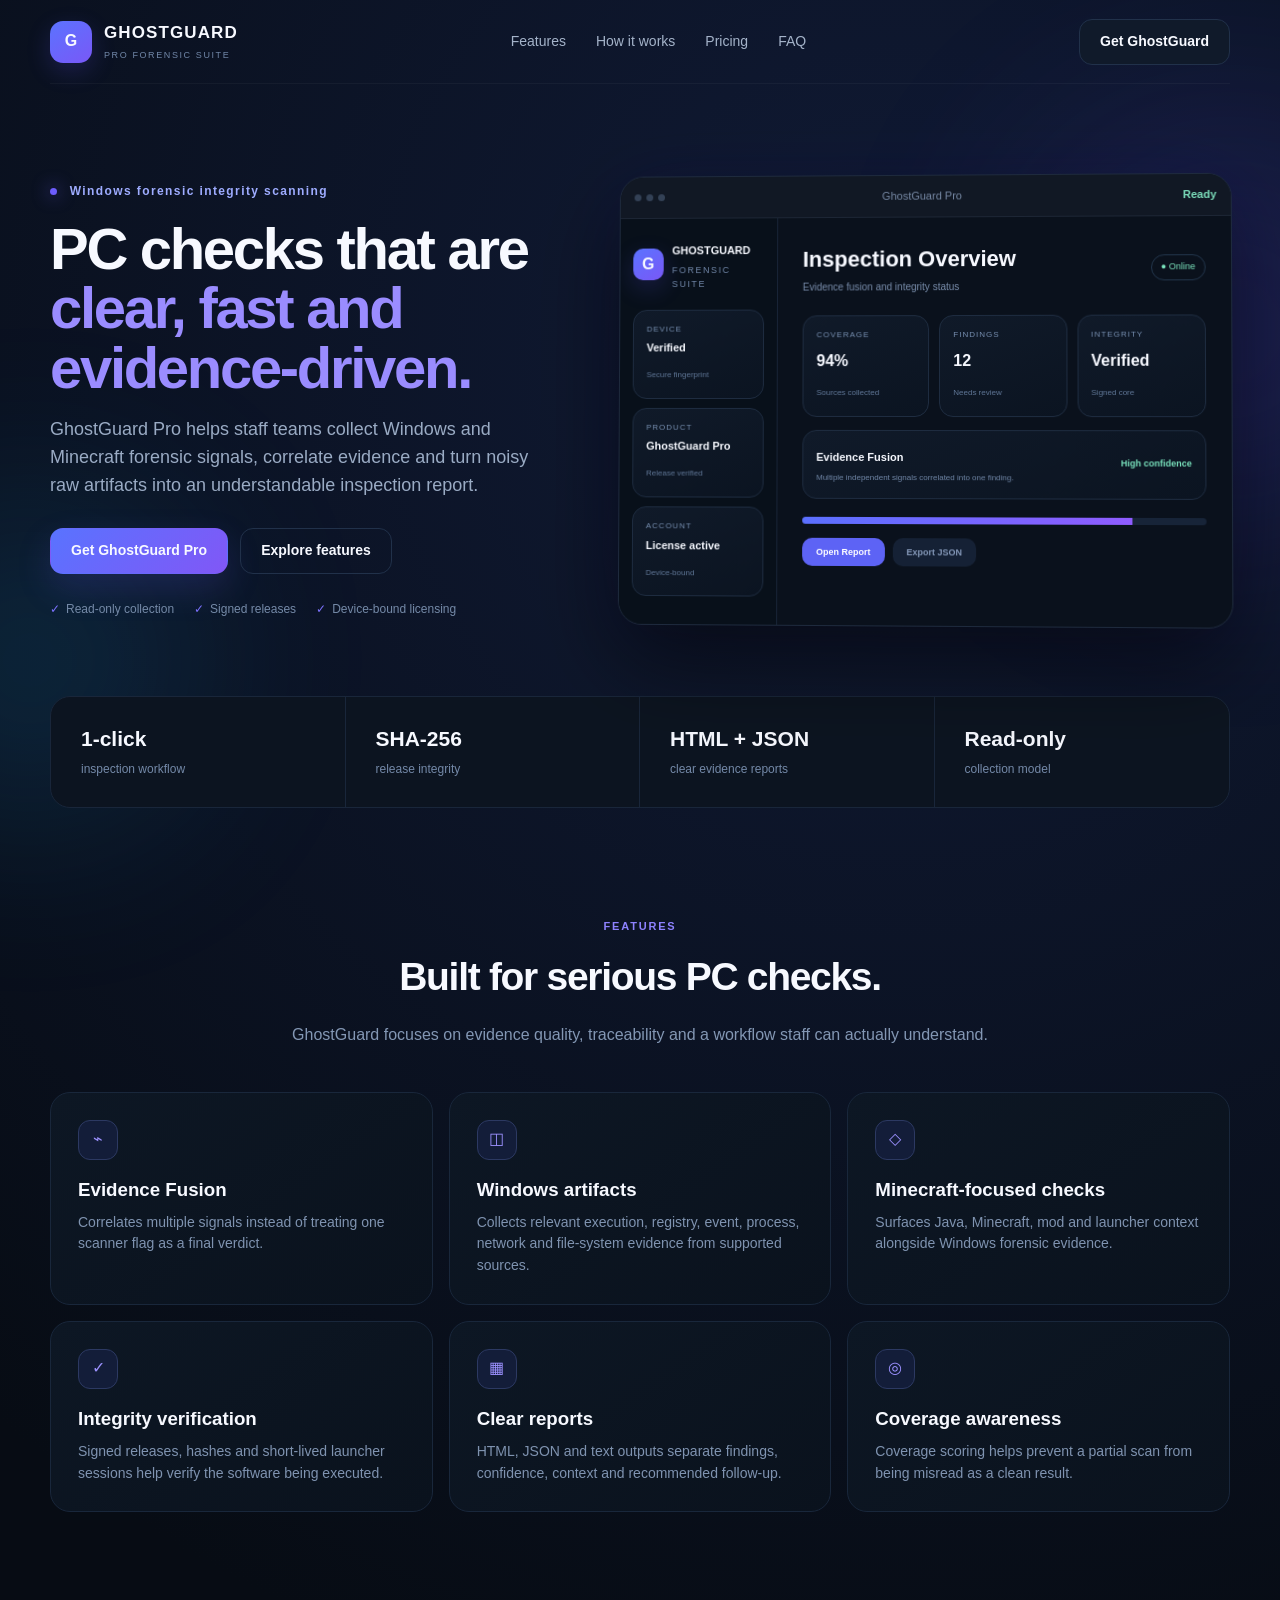
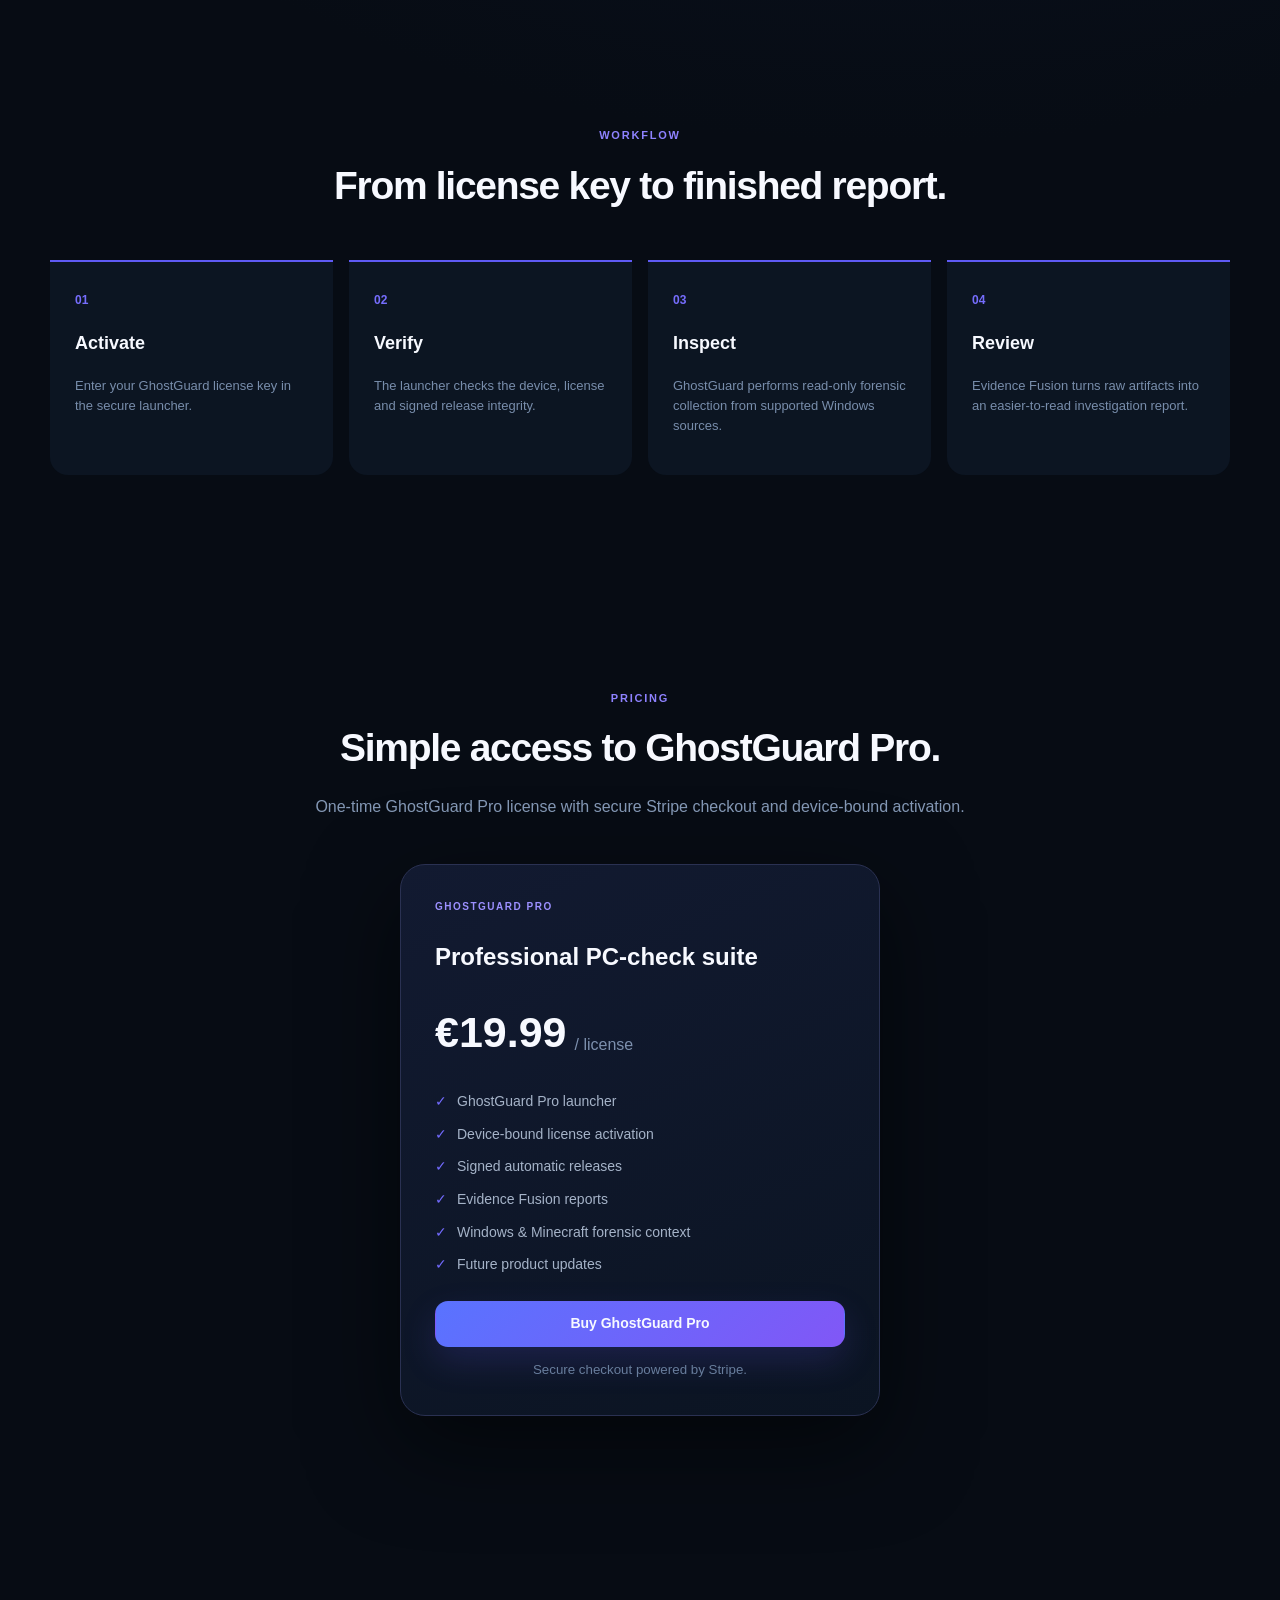
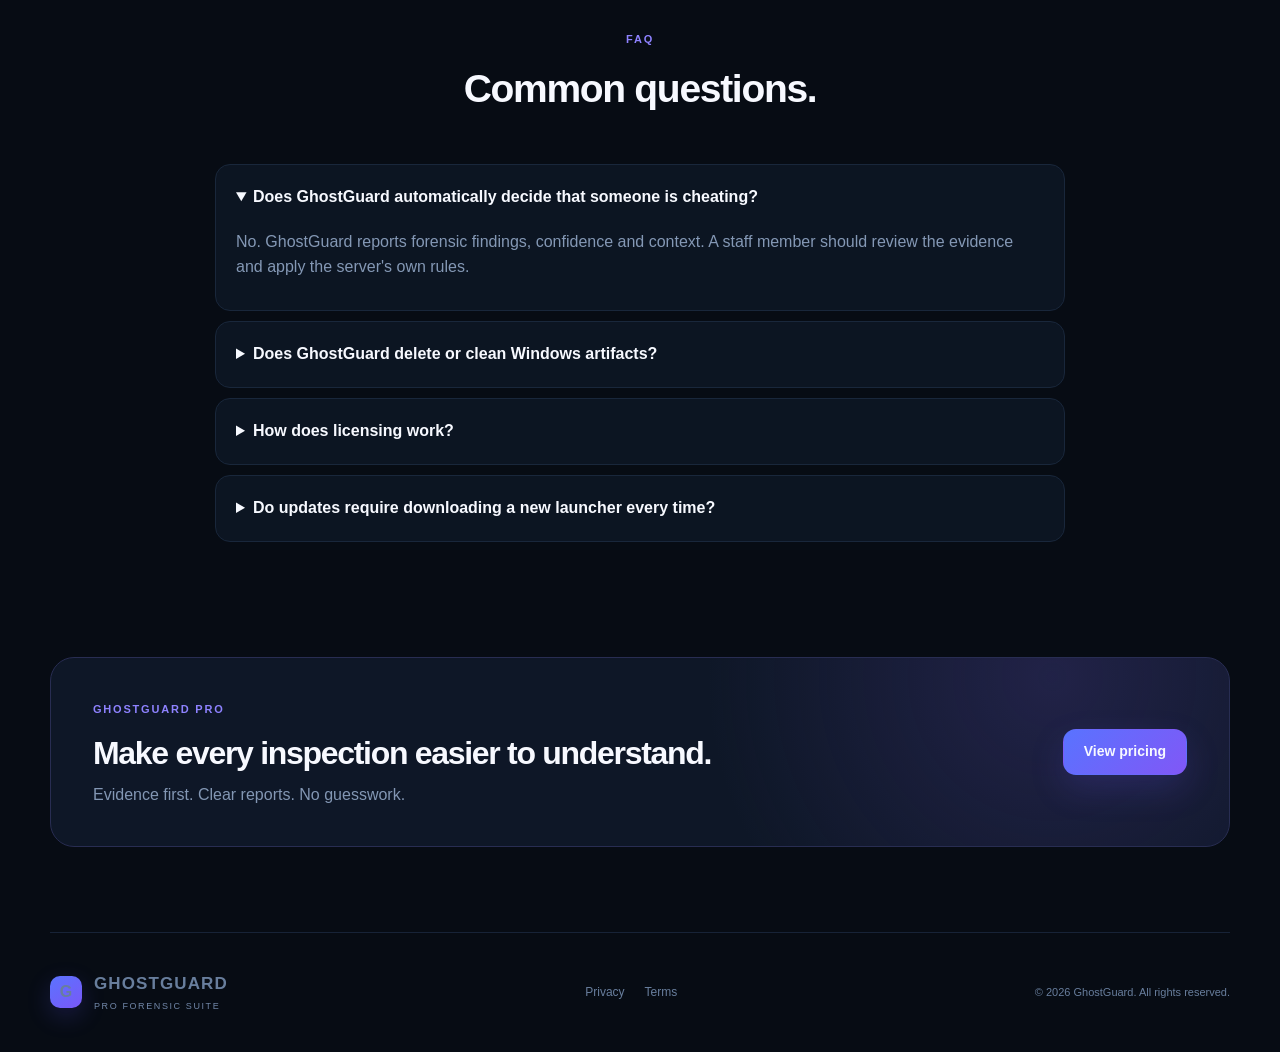
<file: index.html>
<!doctype html>
<html lang="en">
<head>
  <meta charset="utf-8" />
  <meta name="viewport" content="width=device-width,initial-scale=1" />
  <meta name="description" content="GhostGuard Pro — Windows and Minecraft forensic integrity scanner for professional PC checks, evidence collection and clear reporting." />
  <title>GhostGuard Pro — Forensic Integrity Scanner</title>
  <link rel="icon" href="assets/favicon.svg" type="image/svg+xml" />
  <link rel="stylesheet" href="styles.css" />
</head>
<body>
  <div class="bg-orb orb-a"></div><div class="bg-orb orb-b"></div>
  <header class="nav shell">
    <a class="brand" href="#top" aria-label="GhostGuard home">
      <span class="logo">G</span>
      <span><strong>GHOSTGUARD</strong><small>PRO FORENSIC SUITE</small></span>
    </a>
    <nav>
      <a href="#features">Features</a>
      <a href="#workflow">How it works</a>
      <a href="#pricing">Pricing</a>
      <a href="#faq">FAQ</a>
    </nav>
    <a class="btn btn-secondary" href="#pricing">Get GhostGuard</a>
  </header>

  <main id="top">
    <section class="hero shell">
      <div class="hero-copy">
        <div class="eyebrow"><span></span> Windows forensic integrity scanning</div>
        <h1>PC checks that are <em>clear, fast and evidence-driven.</em></h1>
        <p class="lead">GhostGuard Pro helps staff teams collect Windows and Minecraft forensic signals, correlate evidence and turn noisy raw artifacts into an understandable inspection report.</p>
        <div class="hero-actions">
          <a class="btn btn-primary" href="#pricing">Get GhostGuard Pro</a>
          <a class="btn btn-ghost" href="#features">Explore features</a>
        </div>
        <div class="trust-row">
          <span>Read-only collection</span><span>Signed releases</span><span>Device-bound licensing</span>
        </div>
      </div>
      <div class="app-card" aria-label="GhostGuard product preview">
        <div class="app-top"><div class="dots"><i></i><i></i><i></i></div><span>GhostGuard Pro</span><b>Ready</b></div>
        <div class="app-grid">
          <aside>
            <div class="mini-brand"><span class="logo sm">G</span><div><strong>GHOSTGUARD</strong><small>FORENSIC SUITE</small></div></div>
            <div class="side-card"><small>DEVICE</small><strong>Verified</strong><span>Secure fingerprint</span></div>
            <div class="side-card"><small>PRODUCT</small><strong>GhostGuard Pro</strong><span>Release verified</span></div>
            <div class="side-card"><small>ACCOUNT</small><strong>License active</strong><span>Device-bound</span></div>
          </aside>
          <section class="dash">
            <div class="dash-head"><div><h3>Inspection Overview</h3><p>Evidence fusion and integrity status</p></div><div class="pill good">● Online</div></div>
            <div class="metric-grid">
              <div class="metric"><small>COVERAGE</small><strong>94%</strong><span>Sources collected</span></div>
              <div class="metric"><small>FINDINGS</small><strong>12</strong><span>Needs review</span></div>
              <div class="metric"><small>INTEGRITY</small><strong>Verified</strong><span>Signed core</span></div>
            </div>
            <div class="finding"><div><b>Evidence Fusion</b><span>Multiple independent signals correlated into one finding.</span></div><strong>High confidence</strong></div>
            <div class="progress"><span></span></div>
            <div class="dash-actions"><button>Open Report</button><button class="muted">Export JSON</button></div>
          </section>
        </div>
      </div>
    </section>

    <section class="stats shell">
      <div><strong>1-click</strong><span>inspection workflow</span></div>
      <div><strong>SHA-256</strong><span>release integrity</span></div>
      <div><strong>HTML + JSON</strong><span>clear evidence reports</span></div>
      <div><strong>Read-only</strong><span>collection model</span></div>
    </section>

    <section id="features" class="section shell">
      <div class="section-title"><span>FEATURES</span><h2>Built for serious PC checks.</h2><p>GhostGuard focuses on evidence quality, traceability and a workflow staff can actually understand.</p></div>
      <div class="cards three">
        <article><div class="icon">⌁</div><h3>Evidence Fusion</h3><p>Correlates multiple signals instead of treating one scanner flag as a final verdict.</p></article>
        <article><div class="icon">◫</div><h3>Windows artifacts</h3><p>Collects relevant execution, registry, event, process, network and file-system evidence from supported sources.</p></article>
        <article><div class="icon">◇</div><h3>Minecraft-focused checks</h3><p>Surfaces Java, Minecraft, mod and launcher context alongside Windows forensic evidence.</p></article>
        <article><div class="icon">✓</div><h3>Integrity verification</h3><p>Signed releases, hashes and short-lived launcher sessions help verify the software being executed.</p></article>
        <article><div class="icon">▦</div><h3>Clear reports</h3><p>HTML, JSON and text outputs separate findings, confidence, context and recommended follow-up.</p></article>
        <article><div class="icon">◎</div><h3>Coverage awareness</h3><p>Coverage scoring helps prevent a partial scan from being misread as a clean result.</p></article>
      </div>
    </section>

    <section id="workflow" class="section shell">
      <div class="section-title"><span>WORKFLOW</span><h2>From license key to finished report.</h2></div>
      <div class="steps">
        <div><b>01</b><h3>Activate</h3><p>Enter your GhostGuard license key in the secure launcher.</p></div>
        <div><b>02</b><h3>Verify</h3><p>The launcher checks the device, license and signed release integrity.</p></div>
        <div><b>03</b><h3>Inspect</h3><p>GhostGuard performs read-only forensic collection from supported Windows sources.</p></div>
        <div><b>04</b><h3>Review</h3><p>Evidence Fusion turns raw artifacts into an easier-to-read investigation report.</p></div>
      </div>
    </section>

    <section id="pricing" class="section shell pricing-wrap">
      <div class="section-title"><span>PRICING</span><h2>Simple access to GhostGuard Pro.</h2><p>One-time GhostGuard Pro license with secure Stripe checkout and device-bound activation.</p></div>
      <div class="price-card">
        <div class="popular">GHOSTGUARD PRO</div>
        <h3>Professional PC-check suite</h3>
        <div class="price"><strong>€19.99</strong><span>/ license</span></div>
        <ul>
          <li>GhostGuard Pro launcher</li>
          <li>Device-bound license activation</li>
          <li>Signed automatic releases</li>
          <li>Evidence Fusion reports</li>
          <li>Windows & Minecraft forensic context</li>
          <li>Future product updates</li>
        </ul>
        <a id="buyButton" class="btn btn-primary full" href="#">Buy GhostGuard Pro</a>
        <small class="note">Secure checkout powered by Stripe.</small>
      </div>
    </section>

    <section id="faq" class="section shell">
      <div class="section-title"><span>FAQ</span><h2>Common questions.</h2></div>
      <div class="faq">
        <details open><summary>Does GhostGuard automatically decide that someone is cheating?</summary><p>No. GhostGuard reports forensic findings, confidence and context. A staff member should review the evidence and apply the server's own rules.</p></details>
        <details><summary>Does GhostGuard delete or clean Windows artifacts?</summary><p>No. The product is designed as a read-only forensic and integrity scanner. It does not exist to erase evidence.</p></details>
        <details><summary>How does licensing work?</summary><p>A purchased license is activated through the GhostGuard launcher and can be restricted to a configured number of devices.</p></details>
        <details><summary>Do updates require downloading a new launcher every time?</summary><p>No. The launcher can verify and obtain signed GhostGuard releases automatically.</p></details>
      </div>
    </section>

    <section class="cta shell">
      <div><span>GHOSTGUARD PRO</span><h2>Make every inspection easier to understand.</h2><p>Evidence first. Clear reports. No guesswork.</p></div>
      <a class="btn btn-primary" href="#pricing">View pricing</a>
    </section>
  </main>

  <footer class="shell footer">
    <a class="brand" href="#top"><span class="logo sm">G</span><span><strong>GHOSTGUARD</strong><small>PRO FORENSIC SUITE</small></span></a>
    <div><a href="privacy.html">Privacy</a><a href="terms.html">Terms</a></div>
    <small>© <span id="year"></span> GhostGuard. All rights reserved.</small>
  </footer>
  <script src="config.js"></script>
  <script src="script.js"></script>
</body>
</html>
</file>
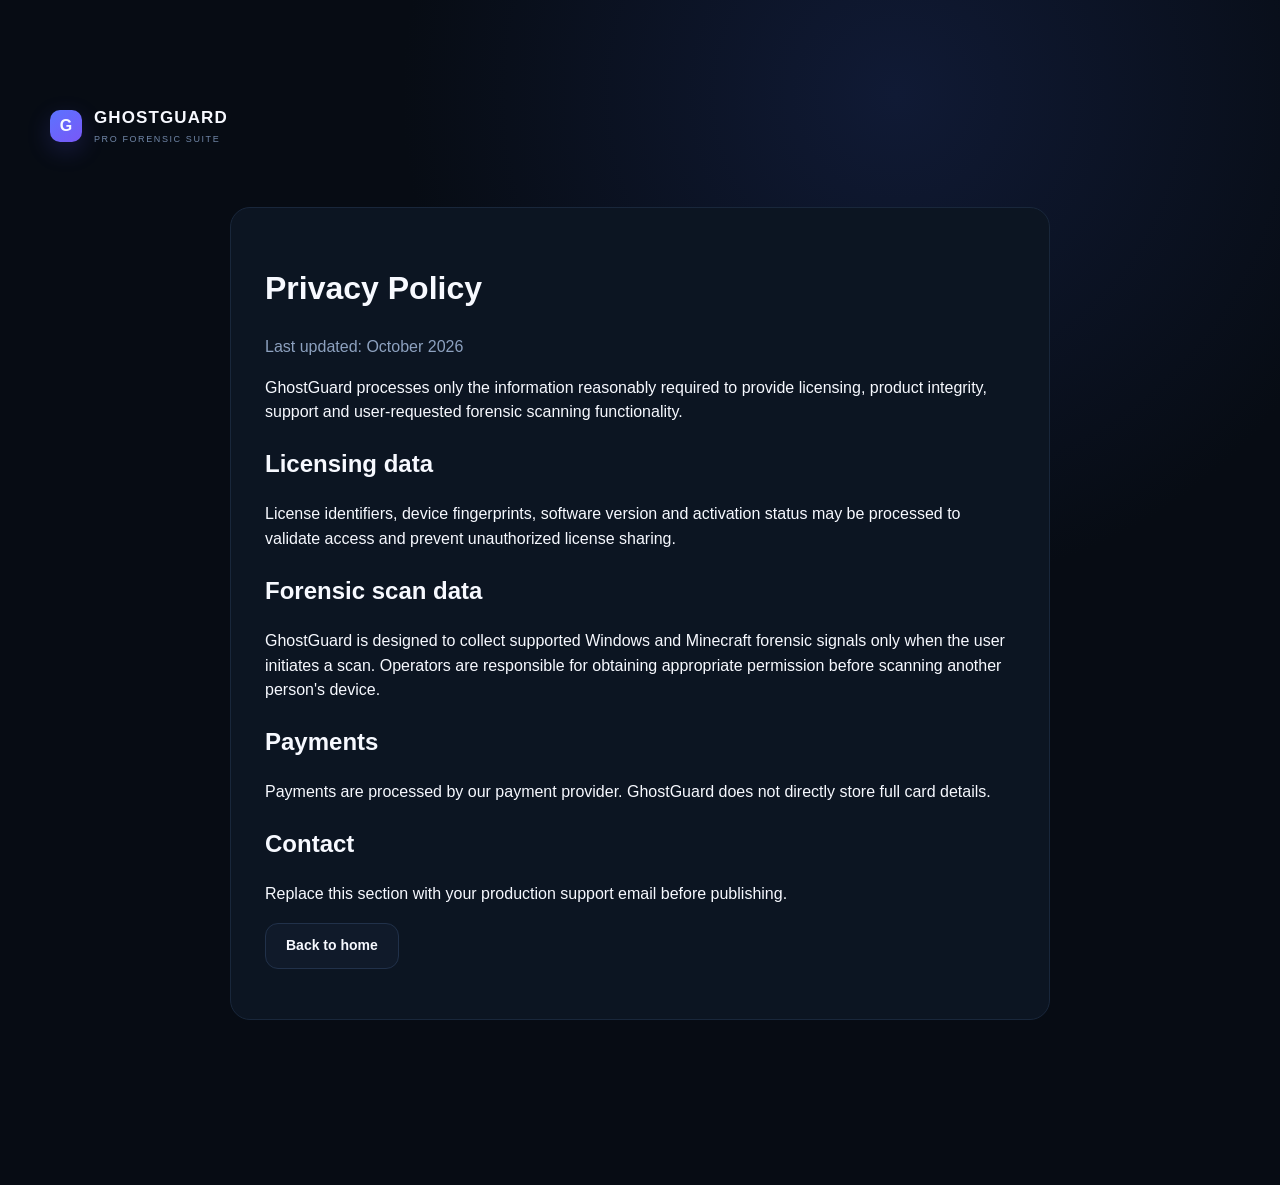
<file: privacy.html>
<!doctype html><html lang="en"><head><meta charset="utf-8"><meta name="viewport" content="width=device-width,initial-scale=1"><title>Privacy — GhostGuard</title><link rel="stylesheet" href="styles.css"></head><body><main class="shell section"><a class="brand" href="index.html"><span class="logo sm">G</span><span><strong>GHOSTGUARD</strong><small>PRO FORENSIC SUITE</small></span></a><div style="max-width:820px;margin:60px auto;background:#0c1522;border:1px solid #19273b;padding:34px;border-radius:20px"><h1>Privacy Policy</h1><p style="color:#8da1bf">Last updated: October 2026</p><p>GhostGuard processes only the information reasonably required to provide licensing, product integrity, support and user-requested forensic scanning functionality.</p><h2>Licensing data</h2><p>License identifiers, device fingerprints, software version and activation status may be processed to validate access and prevent unauthorized license sharing.</p><h2>Forensic scan data</h2><p>GhostGuard is designed to collect supported Windows and Minecraft forensic signals only when the user initiates a scan. Operators are responsible for obtaining appropriate permission before scanning another person's device.</p><h2>Payments</h2><p>Payments are processed by our payment provider. GhostGuard does not directly store full card details.</p><h2>Contact</h2><p>Replace this section with your production support email before publishing.</p><p><a class="btn btn-secondary" href="index.html">Back to home</a></p></div></main></body></html>
</file>
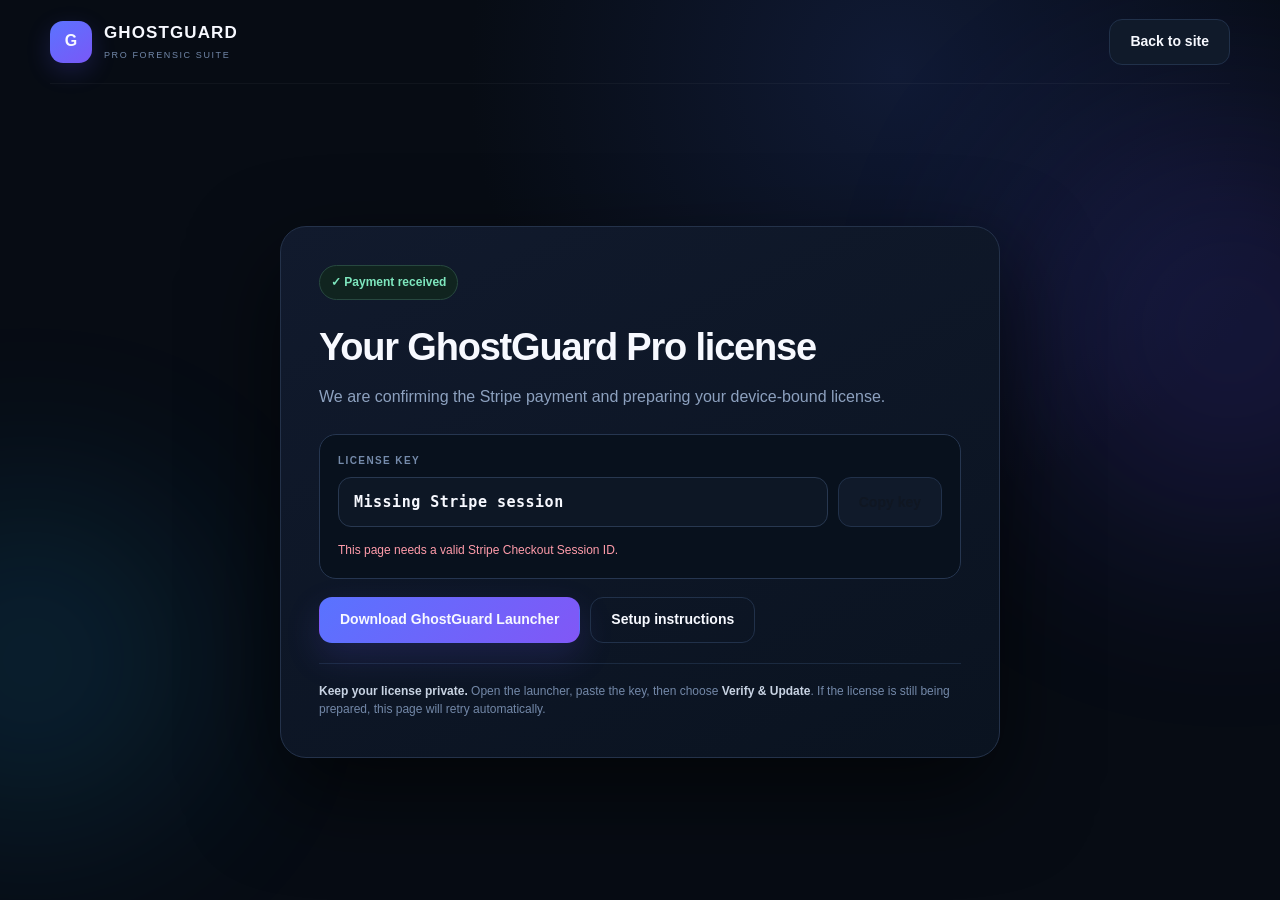
<file: success.html>
<!doctype html>
<html lang="en">
<head>
  <meta charset="utf-8" />
  <meta name="viewport" content="width=device-width,initial-scale=1" />
  <meta name="robots" content="noindex,nofollow" />
  <title>GhostGuard Pro — Purchase complete</title>
  <link rel="stylesheet" href="styles.css" />
</head>
<body class="success-page">
  <div class="bg-orb orb-a"></div><div class="bg-orb orb-b"></div>
  <header class="nav shell">
    <a class="brand" href="index.html"><span class="logo">G</span><span><strong>GHOSTGUARD</strong><small>PRO FORENSIC SUITE</small></span></a>
    <a class="btn btn-secondary" href="index.html">Back to site</a>
  </header>
  <main class="success-main shell">
    <section class="success-card">
      <div class="success-badge">✓ Payment received</div>
      <h1>Your GhostGuard Pro license</h1>
      <p>We are confirming the Stripe payment and preparing your device-bound license.</p>
      <div class="license-box">
        <label>LICENSE KEY</label>
        <div class="license-row">
          <div id="licenseKey" class="license-value">Preparing license…</div>
          <button id="copyButton" class="btn btn-secondary" disabled>Copy key</button>
        </div>
        <div id="status" class="success-status">Waiting for payment confirmation…</div>
      </div>
      <div class="success-actions">
        <a id="downloadButton" class="btn btn-primary" href="#" download>Download GhostGuard Launcher</a>
        <a class="btn btn-ghost" href="index.html#workflow">Setup instructions</a>
      </div>
      <div class="success-help"><strong>Keep your license private.</strong> Open the launcher, paste the key, then choose <strong>Verify &amp; Update</strong>. If the license is still being prepared, this page will retry automatically.</div>
    </section>
  </main>
  <script src="config.js"></script>
  <script>
  (() => {
    const cfg = window.GHOSTGUARD_CONFIG || {};
    const keyEl = document.getElementById('licenseKey');
    const statusEl = document.getElementById('status');
    const copy = document.getElementById('copyButton');
    const download = document.getElementById('downloadButton');
    const params = new URLSearchParams(location.search);
    const sessionId = (params.get('session_id') || '').trim();
    let licenseKey = '';
    download.href = cfg.launcherUrl || 'downloads/GhostGuardLauncher.exe';

    function setStatus(message, kind='') {
      statusEl.textContent = message;
      statusEl.className = 'success-status' + (kind ? ' ' + kind : '');
    }
    async function sleep(ms){ return new Promise(r => setTimeout(r, ms)); }
    async function loadLicense(){
      if (!sessionId || !sessionId.startsWith('cs_')) {
        keyEl.textContent = 'Missing Stripe session';
        setStatus('This page needs a valid Stripe Checkout Session ID.', 'bad');
        return;
      }
      const base = (cfg.apiBase || '').replace(/\/$/, '');
      if (!base) {
        keyEl.textContent = 'Configuration error';
        setStatus('GhostGuard API is not configured.', 'bad');
        return;
      }
      for (let i=0; i<30; i++) {
        try {
          const res = await fetch(base + '/v1/license/from-session?session_id=' + encodeURIComponent(sessionId), {cache:'no-store'});
          const data = await res.json().catch(() => ({}));
          if (res.ok && data.ok && data.license_key) {
            licenseKey = data.license_key;
            keyEl.textContent = licenseKey;
            copy.disabled = false;
            setStatus('License ready. Download the launcher and activate it on your PC.', 'good');
            return;
          }
          if (res.status !== 404) throw new Error(data.error || 'Could not retrieve license');
        } catch (err) {
          if (i >= 29) {
            keyEl.textContent = 'Could not load license';
            setStatus('Please refresh the page in a moment. Your payment is not lost.', 'bad');
            return;
          }
        }
        setStatus('Payment confirmed. Preparing license… (' + (i+1) + '/30)');
        await sleep(2000);
      }
      keyEl.textContent = 'License is taking longer than expected';
      setStatus('Refresh this page in a moment. Your payment is not lost.', 'bad');
    }
    copy.addEventListener('click', async () => {
      if (!licenseKey) return;
      try { await navigator.clipboard.writeText(licenseKey); copy.textContent = 'Copied'; setTimeout(()=>copy.textContent='Copy key',1500); }
      catch { window.prompt('Copy your GhostGuard license key:', licenseKey); }
    });
    loadLicense();
  })();
  </script>
</body>
</html>
</file>
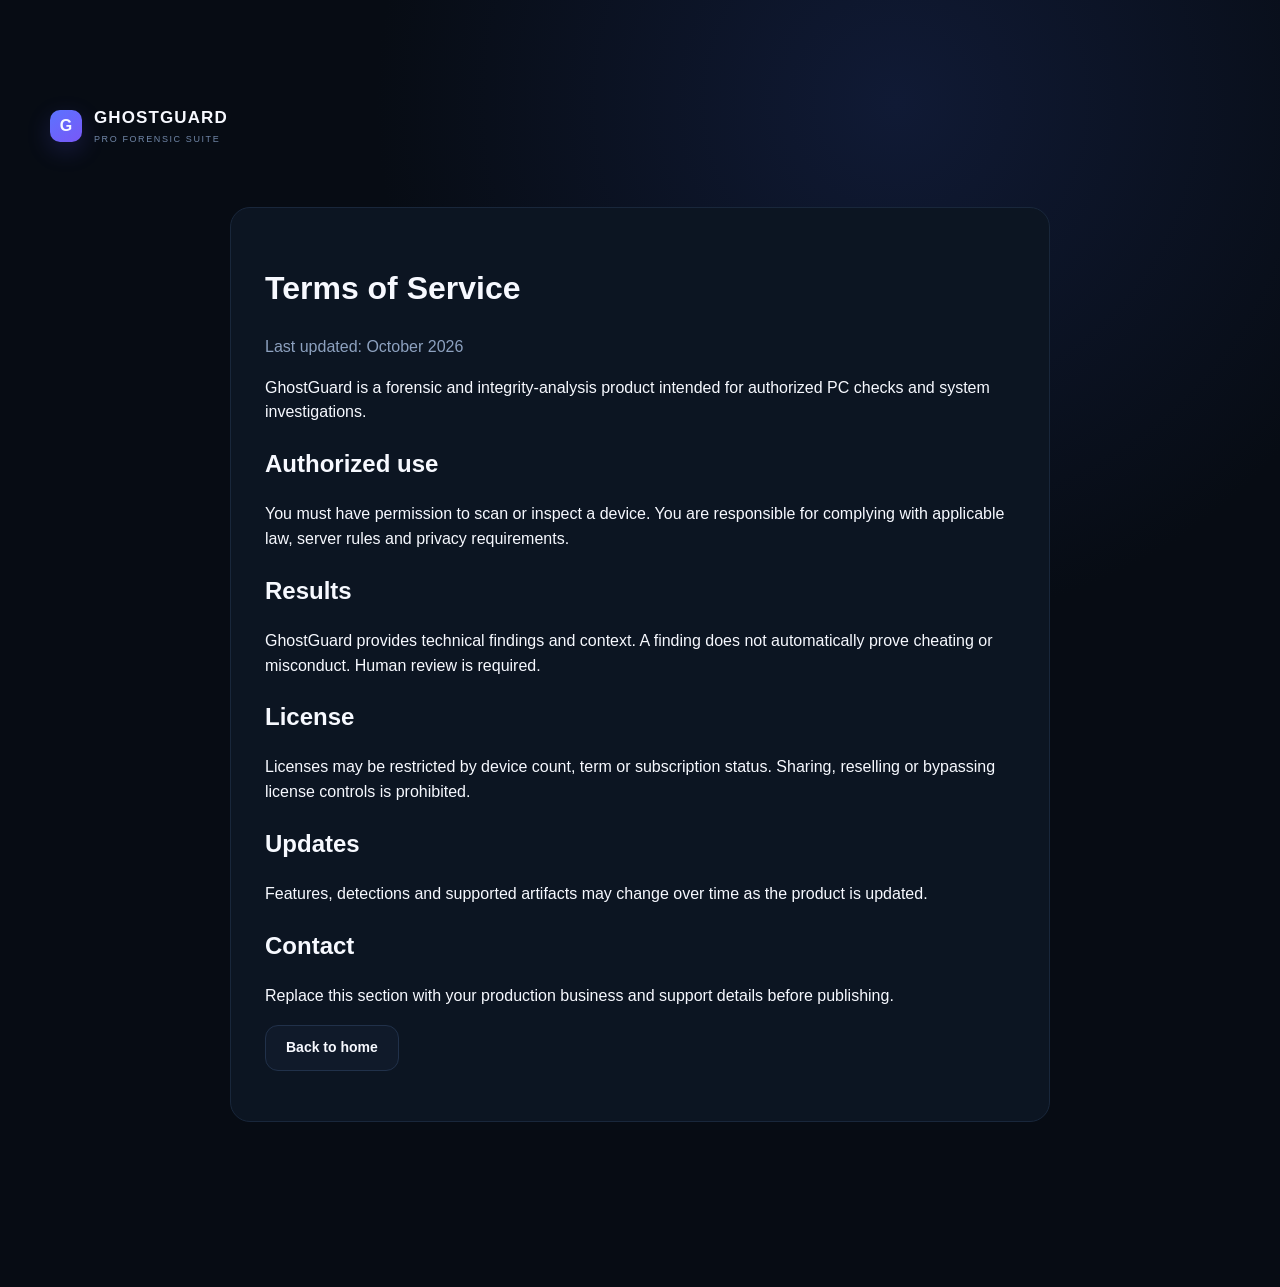
<file: terms.html>
<!doctype html><html lang="en"><head><meta charset="utf-8"><meta name="viewport" content="width=device-width,initial-scale=1"><title>Terms — GhostGuard</title><link rel="stylesheet" href="styles.css"></head><body><main class="shell section"><a class="brand" href="index.html"><span class="logo sm">G</span><span><strong>GHOSTGUARD</strong><small>PRO FORENSIC SUITE</small></span></a><div style="max-width:820px;margin:60px auto;background:#0c1522;border:1px solid #19273b;padding:34px;border-radius:20px"><h1>Terms of Service</h1><p style="color:#8da1bf">Last updated: October 2026</p><p>GhostGuard is a forensic and integrity-analysis product intended for authorized PC checks and system investigations.</p><h2>Authorized use</h2><p>You must have permission to scan or inspect a device. You are responsible for complying with applicable law, server rules and privacy requirements.</p><h2>Results</h2><p>GhostGuard provides technical findings and context. A finding does not automatically prove cheating or misconduct. Human review is required.</p><h2>License</h2><p>Licenses may be restricted by device count, term or subscription status. Sharing, reselling or bypassing license controls is prohibited.</p><h2>Updates</h2><p>Features, detections and supported artifacts may change over time as the product is updated.</p><h2>Contact</h2><p>Replace this section with your production business and support details before publishing.</p><p><a class="btn btn-secondary" href="index.html">Back to home</a></p></div></main></body></html>
</file>
<file: styles.css>
:root{--bg:#070c14;--panel:#0e1725;--panel2:#111c2d;--line:#1d2a3d;--text:#f7f9ff;--muted:#8da1bf;--primary:#6d5dfc;--primary2:#8a5cff;--good:#6ee7b7}*{box-sizing:border-box}html{scroll-behavior:smooth}body{margin:0;background:radial-gradient(circle at 70% 8%,#101a35 0,#070c14 35%),var(--bg);color:var(--text);font-family:Inter,Segoe UI,Arial,sans-serif;line-height:1.55;overflow-x:hidden}a{color:inherit;text-decoration:none}.shell{width:min(1180px,calc(100% - 40px));margin:auto}.bg-orb{position:fixed;filter:blur(110px);opacity:.17;pointer-events:none;z-index:-1;border-radius:50%}.orb-a{width:420px;height:420px;background:#624cff;right:-160px;top:120px}.orb-b{width:300px;height:300px;background:#1fb8ff;left:-120px;bottom:10%}.nav{height:84px;display:flex;align-items:center;justify-content:space-between;border-bottom:1px solid rgba(255,255,255,.04)}.brand{display:flex;align-items:center;gap:12px}.brand strong{font-size:17px;letter-spacing:1.1px}.brand small,.mini-brand small{display:block;color:#7187a8;font-size:9px;letter-spacing:1.6px;margin-top:2px}.logo{width:42px;height:42px;display:grid;place-items:center;border-radius:13px;font-weight:900;background:linear-gradient(145deg,#5b73ff,#7958f7);box-shadow:0 8px 25px #5d56ff33}.logo.sm{width:32px;height:32px;border-radius:10px}.nav nav{display:flex;gap:30px;color:#a4b3c9;font-size:14px}.nav nav a:hover{color:#fff}.btn{display:inline-flex;align-items:center;justify-content:center;min-height:46px;padding:0 20px;border-radius:13px;font-weight:750;font-size:14px;border:1px solid transparent;transition:.2s}.btn:hover{transform:translateY(-1px)}.btn-primary{background:linear-gradient(135deg,#5973ff,#8157f6);box-shadow:0 14px 34px #6b59fd2b}.btn-secondary,.btn-ghost{background:#101a2a;border-color:#21314a}.btn-ghost{background:transparent}.hero{padding:90px 0 70px;display:grid;grid-template-columns:.9fr 1.1fr;gap:64px;align-items:center}.eyebrow{font-size:12px;font-weight:800;letter-spacing:1.4px;color:#9eacff}.eyebrow span{display:inline-block;width:7px;height:7px;border-radius:50%;background:#6d5dfc;box-shadow:0 0 18px #6d5dfc;margin-right:8px}.hero h1{font-size:58px;line-height:1.03;letter-spacing:-2.3px;margin:18px 0}.hero h1 em{font-style:normal;color:#9a8cff}.lead{font-size:18px;color:#9aabc4;max-width:610px}.hero-actions{display:flex;gap:12px;margin-top:28px}.trust-row{display:flex;gap:20px;margin-top:26px;color:#758aa8;font-size:12px}.trust-row span:before{content:'✓';color:#7d72ff;margin-right:6px}.app-card{border:1px solid #1e2a3d;background:#0a111c;border-radius:24px;box-shadow:0 35px 90px #0009,0 0 70px #594cff12;overflow:hidden;transform:perspective(1200px) rotateY(-2deg) rotateX(1deg)}.app-top{height:42px;background:#111824;border-bottom:1px solid #1d2635;display:flex;align-items:center;padding:0 14px;color:#7789a5;font-size:11px}.app-top>span{margin:auto}.app-top>b{color:#7de0bd}.dots{display:flex;gap:5px}.dots i{width:7px;height:7px;background:#334156;border-radius:50%}.app-grid{display:grid;grid-template-columns:160px 1fr;min-height:390px}.app-grid aside{padding:19px 13px;border-right:1px solid #182437;background:#08101a}.mini-brand{display:flex;align-items:center;gap:9px;margin-bottom:18px}.mini-brand strong{font-size:11px}.side-card,.metric,.finding{border:1px solid #1e2c40;background:linear-gradient(160deg,#101a29,#0b1421);border-radius:14px;padding:13px;margin-bottom:9px}.side-card small,.metric small{display:block;color:#7890b2;font-size:8px;letter-spacing:1px}.side-card strong{display:block;font-size:11px;margin:4px 0}.side-card span,.metric span{color:#607797;font-size:8px}.dash{padding:25px}.dash-head{display:flex;align-items:center;justify-content:space-between}.dash h3{margin:0;font-size:22px}.dash p{margin:3px 0 0;color:#778ba9;font-size:10px}.pill{border:1px solid #21344a;border-radius:99px;padding:5px 9px;font-size:9px}.pill.good{color:#7be5be}.metric-grid{display:grid;grid-template-columns:repeat(3,1fr);gap:10px;margin-top:20px}.metric{margin:0}.metric strong{display:block;margin:8px 0 4px;font-size:16px}.finding{display:flex;align-items:center;justify-content:space-between;margin-top:13px}.finding b{font-size:11px}.finding span{display:block;color:#6d83a3;font-size:8px;margin-top:4px}.finding>strong{color:#78e1bc;font-size:9px}.progress{height:7px;background:#172438;border-radius:99px;overflow:hidden;margin-top:18px}.progress span{display:block;width:82%;height:100%;background:linear-gradient(90deg,#5b70ff,#8f5cff)}.dash-actions{display:flex;gap:8px;margin-top:14px}.dash-actions button{border:0;border-radius:10px;background:#5d63f5;color:#fff;padding:9px 14px;font-weight:700;font-size:9px}.dash-actions .muted{background:#152135;color:#8498b8}.stats{display:grid;grid-template-columns:repeat(4,1fr);border:1px solid #19263a;border-radius:20px;background:#0c1420;overflow:hidden}.stats div{padding:26px 30px;border-right:1px solid #19263a}.stats div:last-child{border:0}.stats strong{display:block;font-size:21px}.stats span{color:#7489a8;font-size:12px}.section{padding:105px 0}.section-title{text-align:center;max-width:700px;margin:0 auto 44px}.section-title>span,.cta>div>span{color:#8e82ff;font-size:11px;letter-spacing:1.8px;font-weight:800}.section-title h2,.cta h2{font-size:39px;letter-spacing:-1.3px;margin:9px 0}.section-title p,.cta p{color:#8397b4}.cards.three{display:grid;grid-template-columns:repeat(3,1fr);gap:16px}.cards article{padding:27px;border:1px solid #19273b;background:linear-gradient(145deg,#0d1724,#0a121d);border-radius:20px}.cards h3{margin:15px 0 8px}.cards p{color:#7f93b0;font-size:14px;margin:0}.icon{width:40px;height:40px;border:1px solid #2c3962;border-radius:12px;display:grid;place-items:center;background:#131d39;color:#9c91ff}.steps{display:grid;grid-template-columns:repeat(4,1fr);gap:16px}.steps>div{padding:25px;border-top:2px solid #5f5af4;background:#0c1522;border-radius:0 0 18px 18px}.steps b{color:#766dfd;font-size:12px}.steps h3{font-size:18px}.steps p{color:#788dab;font-size:13px}.pricing-wrap{max-width:900px}.price-card{width:min(480px,100%);margin:auto;border:1px solid #2a3152;background:linear-gradient(155deg,#121a31,#0b1422);padding:34px;border-radius:25px;box-shadow:0 30px 90px #0008}.popular{font-size:10px;font-weight:900;letter-spacing:1.5px;color:#9c90ff}.price-card h3{font-size:24px}.price{display:flex;align-items:end;gap:8px;margin:15px 0 22px}.price strong{font-size:43px}.price span{color:#7d90ae;padding-bottom:8px}.price-card ul{list-style:none;padding:0;margin:25px 0}.price-card li{margin:11px 0;color:#a5b3c8;font-size:14px}.price-card li:before{content:'✓';color:#736bff;margin-right:10px}.full{width:100%}.note{display:block;text-align:center;color:#687d9c;margin-top:13px}.note code{color:#9188ff}.faq{max-width:850px;margin:auto}.faq details{background:#0c1522;border:1px solid #19273b;border-radius:15px;margin:10px 0;padding:0 20px}.faq summary{cursor:pointer;padding:20px 0;font-weight:750}.faq p{color:#8498b5;margin-top:0;padding-bottom:15px}.cta{margin-bottom:85px;border:1px solid #282d52;border-radius:24px;padding:38px 42px;background:radial-gradient(circle at 85% 10%,#47388855,transparent 34%),#0e1727;display:flex;align-items:center;justify-content:space-between}.cta h2{font-size:32px;margin-bottom:4px}.cta p{margin:0}.footer{border-top:1px solid #172337;min-height:120px;display:flex;align-items:center;justify-content:space-between;color:#687e9d}.footer>div{display:flex;gap:20px;font-size:12px}.footer>small{font-size:11px}@media(max-width:950px){.nav nav{display:none}.hero{grid-template-columns:1fr;padding-top:60px}.hero-copy{text-align:center}.lead{margin:auto}.hero-actions,.trust-row{justify-content:center}.app-card{transform:none}.cards.three{grid-template-columns:repeat(2,1fr)}.steps{grid-template-columns:repeat(2,1fr)}}@media(max-width:650px){.shell{width:min(100% - 24px,1180px)}.nav .btn-secondary{display:none}.hero h1{font-size:42px}.trust-row{flex-direction:column;gap:4px}.app-grid{grid-template-columns:1fr}.app-grid aside{display:none}.metric-grid{grid-template-columns:1fr}.stats{grid-template-columns:1fr 1fr}.stats div:nth-child(2){border-right:0}.cards.three,.steps{grid-template-columns:1fr}.cta,.footer{flex-direction:column;align-items:flex-start;gap:20px}.footer{padding:25px 0}.footer>div{flex-wrap:wrap}.section{padding:75px 0}}

/* Purchase success */
.success-page{min-height:100vh;display:flex;flex-direction:column}.success-main{flex:1;display:grid;place-items:center;padding:70px 0}.success-card{width:min(720px,100%);border:1px solid #24324a;background:linear-gradient(155deg,#111a2d,#0a1320);border-radius:26px;padding:38px;box-shadow:0 35px 90px #0009}.success-badge{display:inline-flex;align-items:center;gap:8px;border:1px solid #27483f;background:#10241f;color:#7ee7be;border-radius:999px;padding:7px 11px;font-size:12px;font-weight:750}.success-card h1{font-size:38px;letter-spacing:-1.2px;margin:18px 0 8px}.success-card>p{color:#8da1bf;margin:0 0 24px}.license-box{border:1px solid #263650;background:#08111d;border-radius:17px;padding:18px}.license-box label{display:block;color:#758bab;font-size:10px;letter-spacing:1.4px;font-weight:800;margin-bottom:9px}.license-row{display:flex;gap:10px}.license-value{flex:1;min-height:50px;display:flex;align-items:center;padding:0 15px;border:1px solid #283850;background:#0d1725;border-radius:13px;font:700 15px ui-monospace,SFMono-Regular,Consolas,monospace;letter-spacing:.5px;word-break:break-all}.success-actions{display:flex;gap:10px;margin-top:18px}.success-status{margin-top:14px;color:#8195b3;font-size:12px}.success-status.bad{color:#ff9caa}.success-status.good{color:#78e1bc}.success-help{margin-top:20px;padding-top:18px;border-top:1px solid #1b2a40;color:#7388a8;font-size:12px}.success-help strong{color:#c8d3e3}@media(max-width:650px){.success-card{padding:24px}.success-card h1{font-size:31px}.license-row,.success-actions{flex-direction:column}.license-value{padding:14px;min-height:auto}}
</file>
